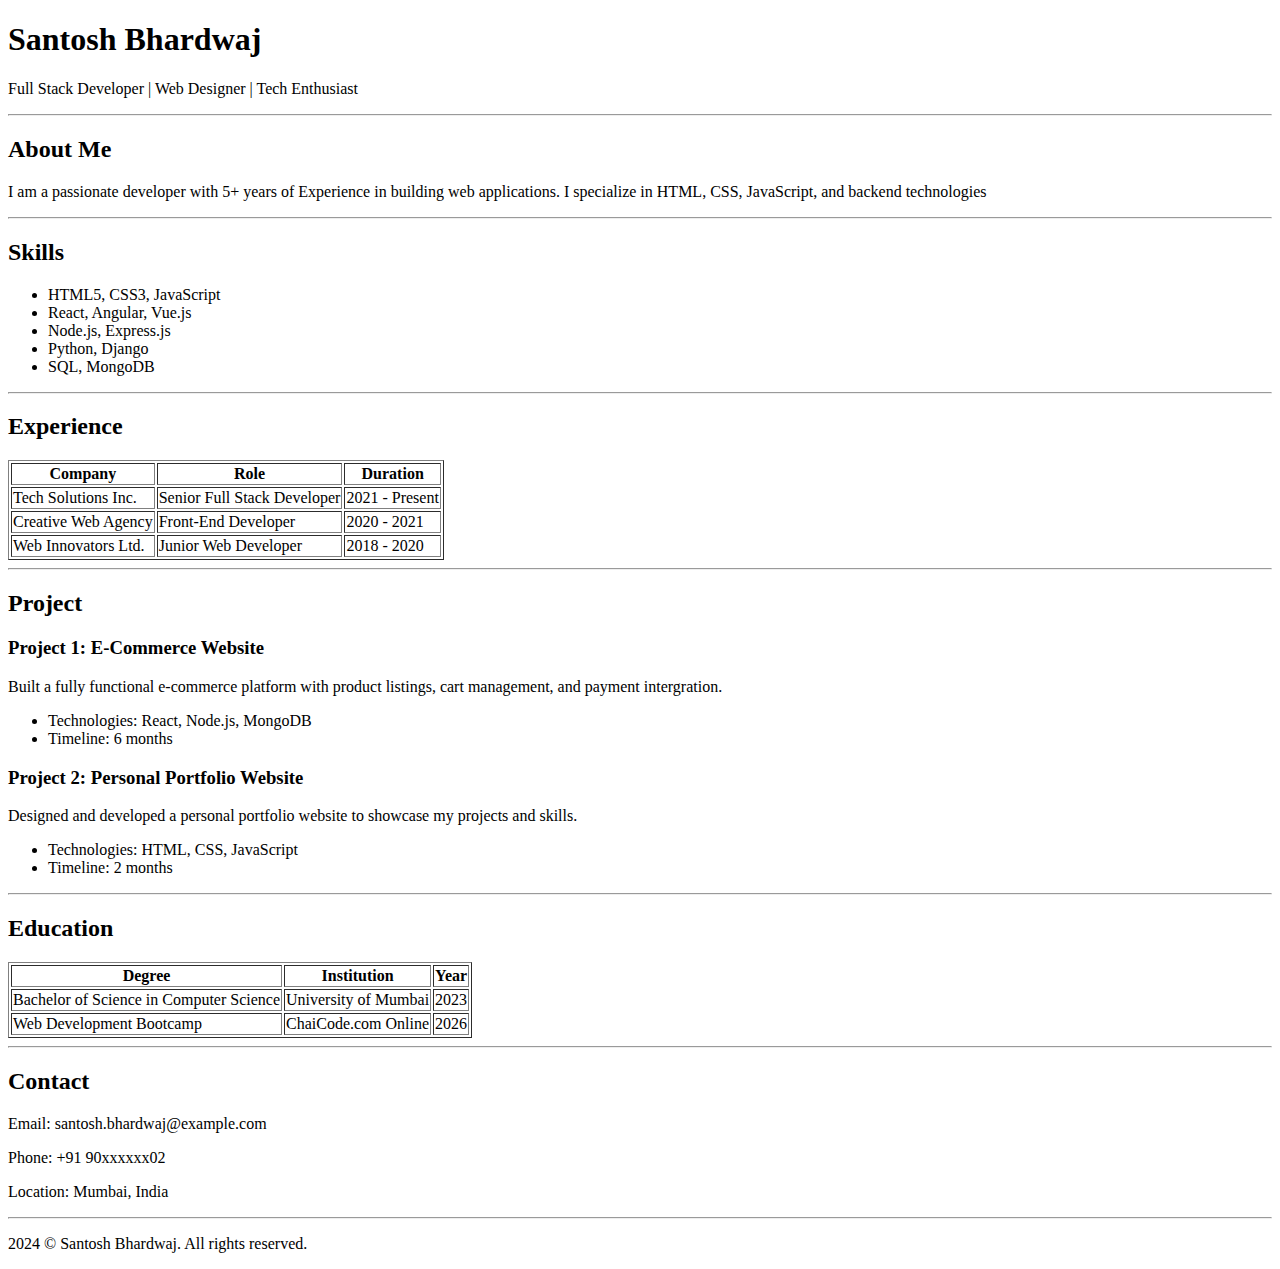
<file: html_resume/index.html>
<!DOCTYPE html>
<html lang="en">
<head>
    <meta charset="UTF-8">
    <meta name="viewport" content="width=device-width, initial-scale=1.0">
    <title>Document</title>
</head>
<body>
    <section>
        <h1>Santosh Bhardwaj</h1>
        <p>Full Stack Developer | Web Designer | Tech Enthusiast</p>
    </section>
    <hr>
    <section>
        <h2>About Me</h2>
        <p>I am a passionate developer with 5+ years of Experience in building web applications. I specialize in HTML, CSS, JavaScript, and backend technologies</p>
    </section>
    <hr>
    <section>
        <h2>Skills</h2>
        <ul>
            <li>HTML5, CSS3, JavaScript</li>
            <li>React, Angular, Vue.js</li>
            <li>Node.js, Express.js</li>
            <li>Python, Django</li>
            <li>SQL, MongoDB</li>
        </ul>
    </section>
    <hr>
    <section>
        <h2>Experience</h2>
        <table border="1">
            <thead>
                <th>Company</th>
                <th>Role</th>
                <th>Duration</th>
            </thead>
            <tbody>
                <tr>
                    <td>Tech Solutions Inc.</td>
                    <td>Senior Full Stack Developer</td>
                    <td>2021 - Present</td>
                </tr>
                <tr>
                    <td>Creative Web Agency</td>
                    <td>Front-End Developer</td>
                    <td>2020 - 2021</td>
                </tr>
                <tr>
                    <td>Web Innovators Ltd.</td>
                    <td>Junior Web Developer</td>
                    <td>2018 - 2020</td>
                </tr>
            </tbody>
        </table>
    </section>
    <hr>
    <section>
        <div>
            <h2>Project</h2>
            <h3>Project 1: E-Commerce Website</h3>
            <p>Built a fully functional e-commerce platform with product listings, cart management, and payment intergration.</p>
            <ul>
                <li>Technologies: React, Node.js, MongoDB</li>
                <li>Timeline: 6 months</li>
            </ul>
        </div>
        <div>
            <h3>Project 2: Personal Portfolio Website</h3>
            <p>Designed and developed a personal portfolio website to showcase my projects and skills.</p>
            <ul>
                <li>Technologies: HTML, CSS, JavaScript</li>
                <li>Timeline: 2 months</li>
            </ul>
        </div>
    </section>
    <hr>
    <section>
        <h2>Education</h2>
        <Table border="1">
            <thead>
                <th>Degree</th>
                <th>Institution</th>
                <th>Year</th>
            </thead>
            <tbody>
                <tr>
                    <td>Bachelor of Science in Computer Science</td>
                    <td>University of Mumbai</td>
                    <td>2023</td>
                </tr>
                <tr>
                    <td>Web Development Bootcamp</td>
                    <td>ChaiCode.com Online</td>
                    <td>2026</td>
                </tr>
            </tbody>
        </Table>
    </section>
    <hr>
    <section>
        <h2>Contact</h2>
        <p>Email: santosh.bhardwaj@example.com</p>
        <p>Phone: +91 90xxxxxx02</p>
        <p>Location: Mumbai, India</p>
    </section>
    <hr>
    <p>
        2024 © Santosh Bhardwaj. All rights reserved.
    </p>
</body>
</html>
</file>
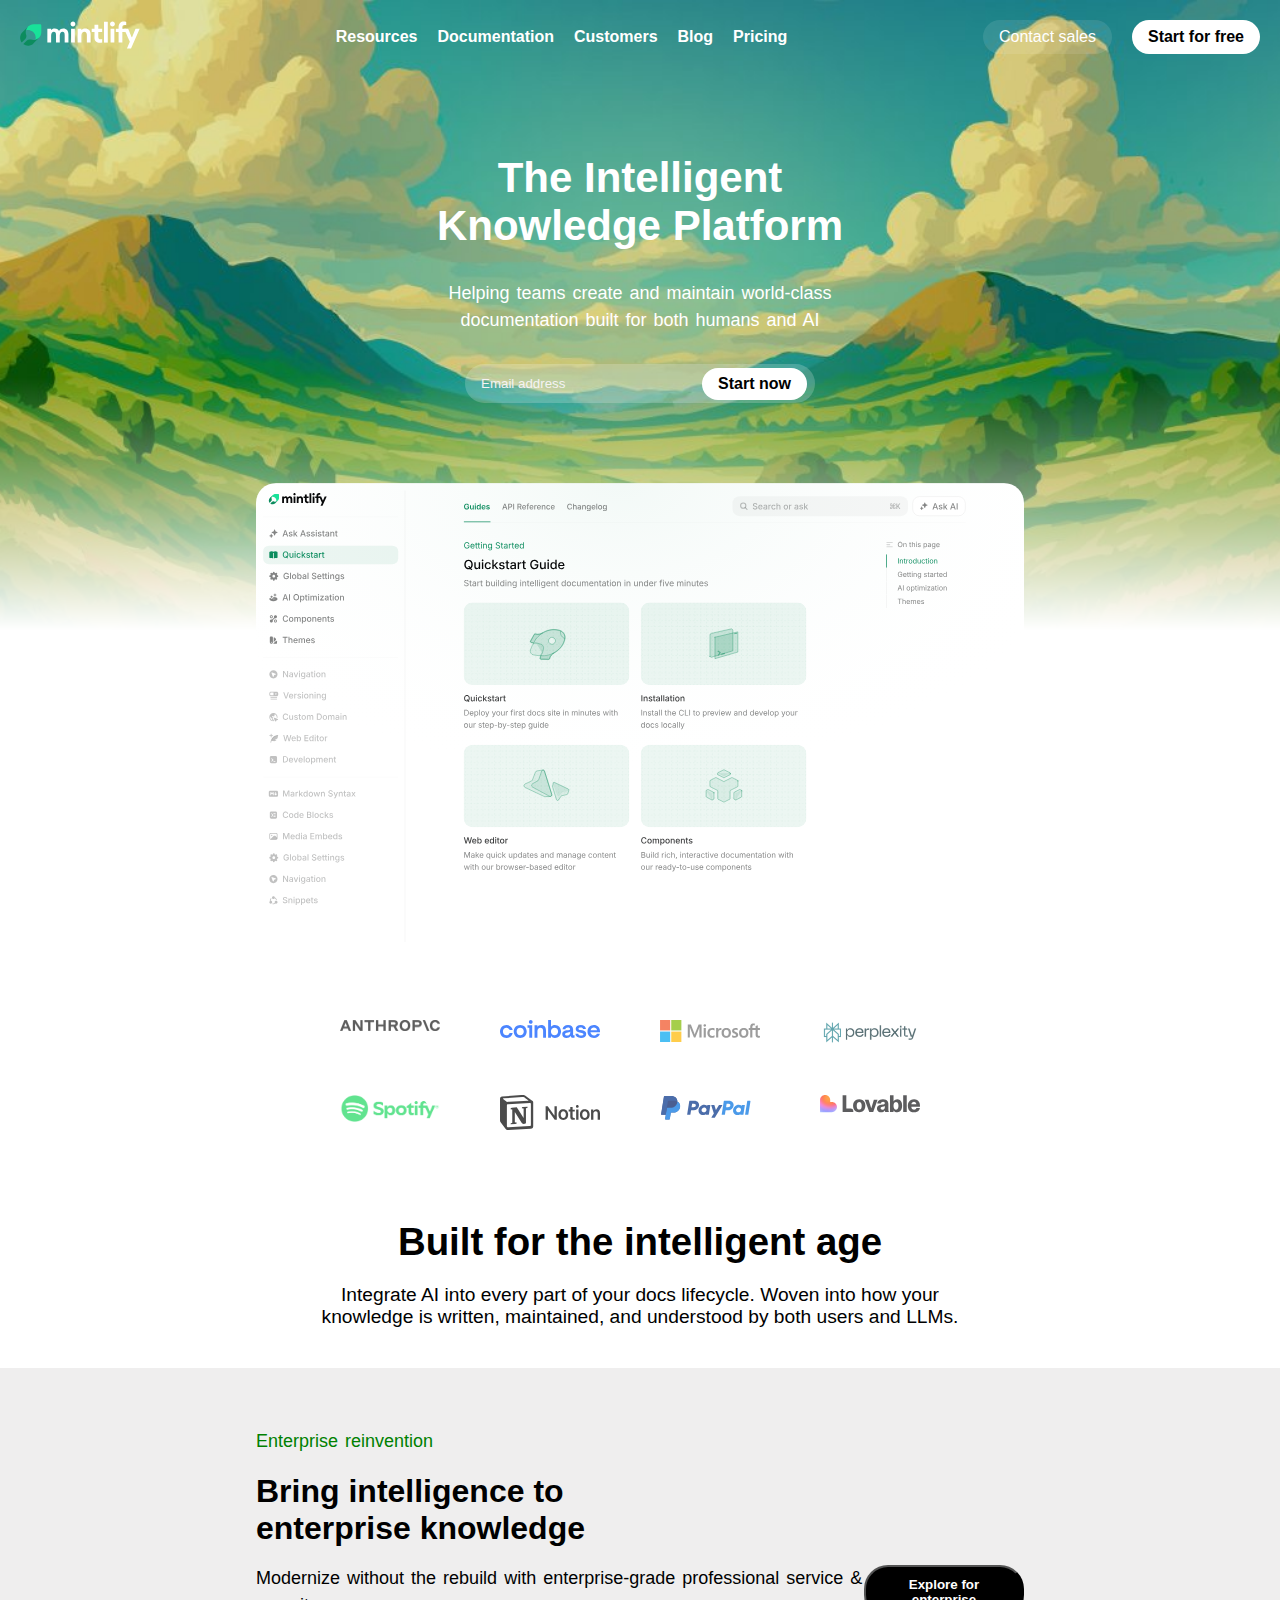
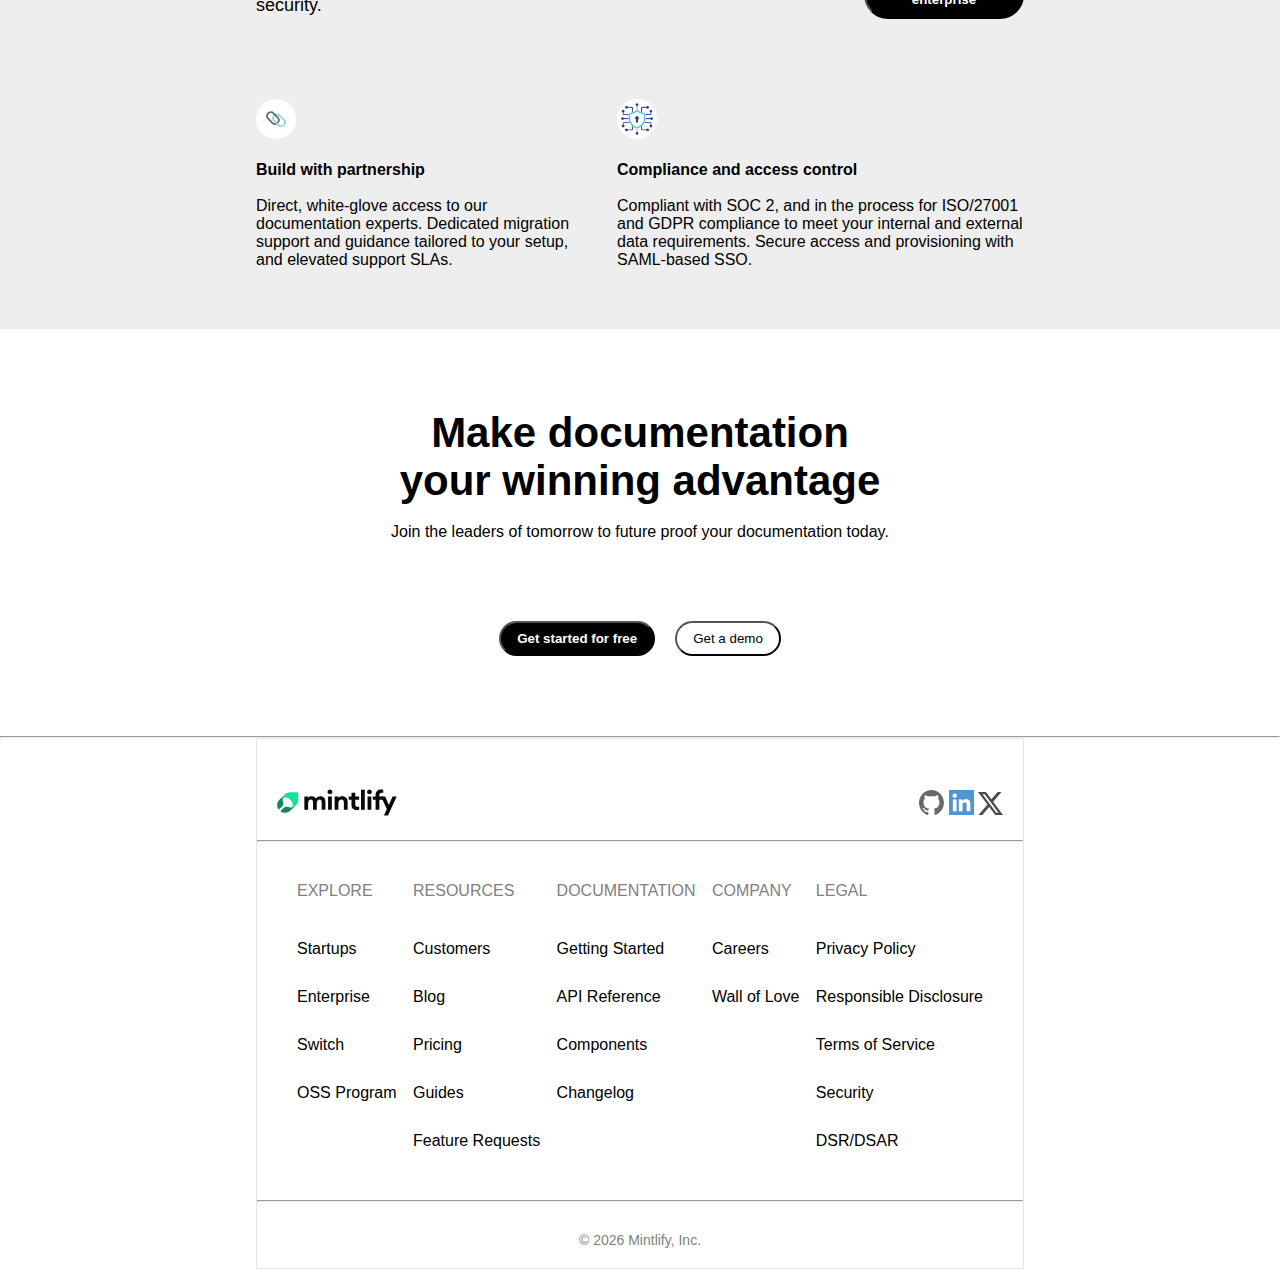
<file: mintlify/index.html>
<!DOCTYPE html>
<html lang="en">
<head>
    <meta charset="UTF-8">
    <meta name="viewport" content="width=device-width, initial-scale=1.0">
    <title>Mintlify</title>
    <link rel="stylesheet" href="./index.css">
</head>
<body>
    <div id="hero-bg-img">
        <img src="./Assets/Mintlify_idjZ0zw5qA_2.jpeg" alt="bg-image">
    </div>
    <Header>
        <nav>
            <div class="logo">
                <img src="./Assets/Mintlify_idjQU-FEBd_0.svg" alt="Mintlify logo">
            </div>

            <div class="nav-links">
                <a href="#">Resources</a>
                <a href="#">Documentation</a>
                <a href="#">Customers</a>
                <a href="#">Blog</a>
                <a href="#">Pricing</a>
            </div>

            <div class="primary-cta">
                <a id="cta-1" href="#">Contact sales</a>
                <a id="cta-2" href="#">Start for free</a>
            </div>
        </nav>
    </Header>

    <div id="hero">
        <h1>The Intelligent <br> Knowledge Platform</h1>
        <p>Helping teams create and maintain world-class <br> documentation built for both humans and AI</p>
        <div id="email-input-container">
            <input type="email" name="email" id="email" placeholder="Email address">
            <label for="email">Start now</label>
        </div>
    </div>

    <div id="hero-img">
        <img src="./Assets/hero-image-light.svg" alt="hero-image">
    </div>

    <div class="logo">
  <svg
    xmlns="http://www.w3.org/2000/svg"
    viewBox="0 0 143 16"
    width="143"
    height="16"
    preserveAspectRatio="xMidYMid meet"
  >
    <!-- put paths/shapes here -->
  </svg>
</div>

<div id ="trusted-logos">
    <img src="./Assets/antropic-logo.png" alt="antorpic_logo">
    <img src="./Assets/coinbase-logo.svg" alt="coinbase_logo">
    <img src="./Assets/microsoft-logo.svg" alt="microsoft_logo">
    <img src="./Assets/perplexity-logo.png" alt="perplecity_logo">
    <img src="./Assets/spotify-logo.png" alt="spotify_logo">
    <img src="./Assets/notion-logo.svg" alt="notion_logo">
    <img src="./Assets/paypal-logo.svg" alt="paypal_logo">
    <img src="./Assets/lovable-logo.svg" alt="lovable_logo">
</div>

<div id="built-for-intelligent-age">
    <h1>Built for the intelligent age</h1>
    <p>Integrate AI into every part of your docs lifecycle. Woven into how your <br> knowledge is written, maintained, and understood by both users and LLMs.</p>
</div>

<div id="enterprise-reinvention">
    <div id="reinvention-content1">
        <p id="reinvention-title">Enterprise reinvention</p>
        <br>
        <h1>Bring intelligence to <br> enterprise knowledge</h1>
        <br>
        <div id="reinvention-text">
            <p>Modernize without the rebuild with enterprise-grade professional service & security.</p>
            <button id="reinvention-btn">Explore for enterprise</button>
        </div>
    </div>

    <div id="features-section">
        <div class="f-section">
            <img src="./Assets/5843.jpg" alt="colloboration_img">
            <br> <br>
            <p> <b>Build with partnership</b> </p>
            <br>
            <p>Direct, white-glove access to our documentation experts. Dedicated migration support and guidance tailored to your setup, and elevated support SLAs.</p>
        </div>
        <div class="f-section">
            <img src="./Assets/030806d1-3513-420c-abf7-14b45b49a5be.jpg" alt="colloboration_img">
            <br> <br>
            <p> <b>Compliance and access control</b> </p>
            <br>
            <p>Compliant with SOC 2, and in the process for ISO/27001 and GDPR compliance to meet your internal and external data requirements. Secure access and provisioning with SAML-based SSO.</p>
        </div>
    </div>
</div>

<div id="final-cta-section">
    <div>
        <h1>Make documentation <br> your winning advantage</h1>
        <br>
        <p>Join the leaders of tomorrow to future proof your documentation today.</p>
    </div>

    <div id="final-cta">
        <button id="cta-btn1">Get started for free</button>
        <button id="cta-btn2">Get a demo</button>
    </div>
</div>

<hr>

<footer>
    <div id="footer-nav">
        <div>
            <img src="./Assets/Mintlify_Logo_6.svg" alt="">
        </div>
        <div id="social-links">
            <a href="#"><img src="./Assets/github-logo.svg" alt="twitter_logo"></a>
            <a href="#"><img src="./Assets/linkedin-logo.png" alt="linkedin_logo"></a>
            <a href="#"><img src="./Assets/x-logo.svg" alt="github_logo"></a>
        </div>
    </div>
    <hr>

    <div id="footer-main">
        <ul>
            <li>EXPLORE</li>
            <li>Startups</li>
            <li>Enterprise</li>
            <li>Switch</li>
            <li>OSS Program</li>
        </ul>

        <ul>
            <li>RESOURCES</li>
            <li>Customers</li>
            <li>Blog</li>
            <li>Pricing</li>
            <li>Guides</li>
            <li>Feature Requests</li>
        </ul>

        <ul>
            <li>DOCUMENTATION</li>
            <li>Getting Started</li>
            <li>API Reference</li>
            <li>Components</li>
            <li>Changelog</li>
        </ul>

        <ul>
            <li>    COMPANY</li>
            <li>Careers</li>
            <li>Wall of Love</li>
        </ul>

        <ul>
            <li>LEGAL</li>
            <li>Privacy Policy</li>
            <li>Responsible Disclosure</li>
            <li>Terms of Service</li>
            <li>Security</li>
            <li>DSR/DSAR</li>
        </ul>
    </div>
    <hr>

    <div id="copyright">
        <p>© 2026 Mintlify, Inc.</p>
    </div>
</footer>

</body>
</html>
</file>
<file: mintlify/index.css>
* {
    margin: 0;
    padding: 0;
    box-sizing: border-box;
}

:root {
  --btn-padding: 8px 16px;
  --btn-background-color: white;
  --btn-color: black;
  --fontweight: 600;
  --btn-border-radius: 24px;
}

body {
    font-family: 'Poppins', sans-serif;
}

#hero-img {
    position: relative;
}

#hero-bg-img img {
    width: 100%;
    height: 70vh;
    object-fit: cover;
    position: absolute;
    z-index: -1;
    -webkit-mask-image: linear-gradient(to bottom, black 60%, transparent 100%);
    mask-image: linear-gradient(to bottom, black 60%, transparent 100%);}

a {
    text-decoration: none;
    color: white;
}

nav {
    display: flex;
    justify-content: space-between;
    align-items: center;
    padding: 20px;
}

nav .logo img {
    width: 120px;
}

.nav-links {
    font-weight: 600;
}

.nav-links, .primary-cta {
    display: flex;
    gap: 20px;
    align-items: center;
}

#cta-2 {
    background-color: var(--btn-background-color);
    color: var(--btn-color);
    padding: var(--btn-padding);
    border-radius: var(--btn-border-radius);
    font-weight: var(--fontweight);
}

#cta-1 {
    padding: 8px 16px;
    background-color: rgba(255, 255, 255, 0.1);
    border-radius: 24px;
}

#hero {
    display: flex;
    flex-direction: column;
    align-items: center;
    text-align: center;
    padding: 80px 20px;
    gap: 30px;
    color: white;
}

#hero h1 {
    font-size: 42px;
    font-weight: 700;
}

#hero p {
    font-size: 18px;
    line-height: 1.5;
    word-spacing: 2px;
}

#email-input-container {
    position: relative;
    width: 350px;
}

#email-input-container input {
    width: 100%;
    padding: 12px 16px;
    border-radius: 24px;
    border: none;
    background-color: rgba(255, 255, 255, 0.2);
    color: white;
    text-decoration: none;
    outline: none;
    box-shadow: none;
}

#email-input-container input::placeholder {
    color: rgb(245, 243, 243);
    opacity: 1;
}

#email-input-container label {
    position: absolute;
    right: 8px;
    top: 50%;
    transform: translateY(-50%);
    background-color: var(--btn-background-color);
    color: var(--btn-color);
    padding: 7px 16px;
    border-radius: var(--btn-border-radius);
    cursor: pointer;
    font-weight: var(--fontweight);
}

#hero-img {
    display: flex;
    justify-content: center;
    border-radius: 20px;
    overflow: hidden;
}

#hero-img img {
    width: 60%;
    height: auto;
    border-radius: 20px;
}

#trusted-logos img {
    width: 100px;
    opacity: 0.7;
}

#trusted-logos {
    display: grid;
    grid-template-columns: repeat(4, 1fr);
    grid-template-rows: repeat(2, 1fr);
    gap: 40px;
    padding: 40px 20px;
    width: 50%;
    margin: 10px auto;
}

#built-for-intelligent-age {
    display: flex;
    flex-direction: column;
    align-items: center;
    text-align: center;
    padding: 40px 20px;
    gap: 20px;
    font-size: larger;
}

#enterprise-reinvention {
    padding: 60px 20%;
    background-color: rgb(239, 238, 238);
}

#reinvention-title {
    color:green;
    font-weight: 500;
}

#reinvention-content1 h2{
    font-size: larger;
}

#reinvention-text, #reinvention-title {
    font-size: 18px;
    line-height: 1.5;
    word-spacing: 2px;
}

#reinvention-text {
    display: flex;
    justify-content: space-between;
}

#reinvention-btn {
    background-color: black;
    color: white;
    padding: var(--btn-padding);
    border-radius: var(--btn-border-radius);
    font-weight: var(--fontweight);
}

#features-section {
    display: flex;
    gap: 40px;
    margin-top: 80px;
}

.f-section img {
    width: 40px;
    height: auto;
    border-radius: 20px;
}

#final-cta-section {
    display: flex;
    flex-direction: column;
    align-items: center;
    text-align: center;
    padding: 80px 20px;
    gap: 30px;
}

#final-cta-section div h1 {
    font-size: 42px;
    font-weight: 700;
}

#final-cta {
    display: flex;
    gap: 20px;
    margin-top: 50px;
}

#cta-btn1 {
    background-color: black;
    color: white;
    padding: var(--btn-padding);
    border-radius: var(--btn-border-radius);
    font-weight: var(--fontweight);
}

#cta-btn2 {
    padding: 8px 16px;
    background-color: rgba(255, 255, 255, 0.1);
    border-radius: 24px;
}   

#pricing-quickstart img {
    width: 40px;
    color: green;
    background-color: green;
    border-radius: 100%;
    padding: 5px;
    overflow: hidden;
}

#footer-nav img {
    width: 120px;
}

#socail-links {
    display: flex;
    gap: 25px;
}

#social-links img {
    width: 25px;
    height: auto;
    opacity: 0.7;
}

#footer-nav {
    margin-top: 30px;
    display: flex;
    justify-content: space-between;
    align-items: center;
    padding: 20px;
}

footer {
    border: 1px solid rgba(0, 0, 0, 0.1);
    width: 60%;
    margin: 0px auto;
}

#footer-main {
    display: flex;
    align-items: top;
    justify-content: space-between;
    padding: 40px;
}

#footer-main ul li {
    list-style: none;
    margin-bottom: 10px;
}

#footer-main ul {
    display: flex;
    flex-direction: column;
    gap: 20px;
}

#footer-main ul li:first-child {
    margin-bottom: 20px;
    color: gray;
}

#copyright {
    text-align: center;
    padding: 20px;
    color: gray;
    font-size: 14px;
    margin-top: 10px;
}
</file>
